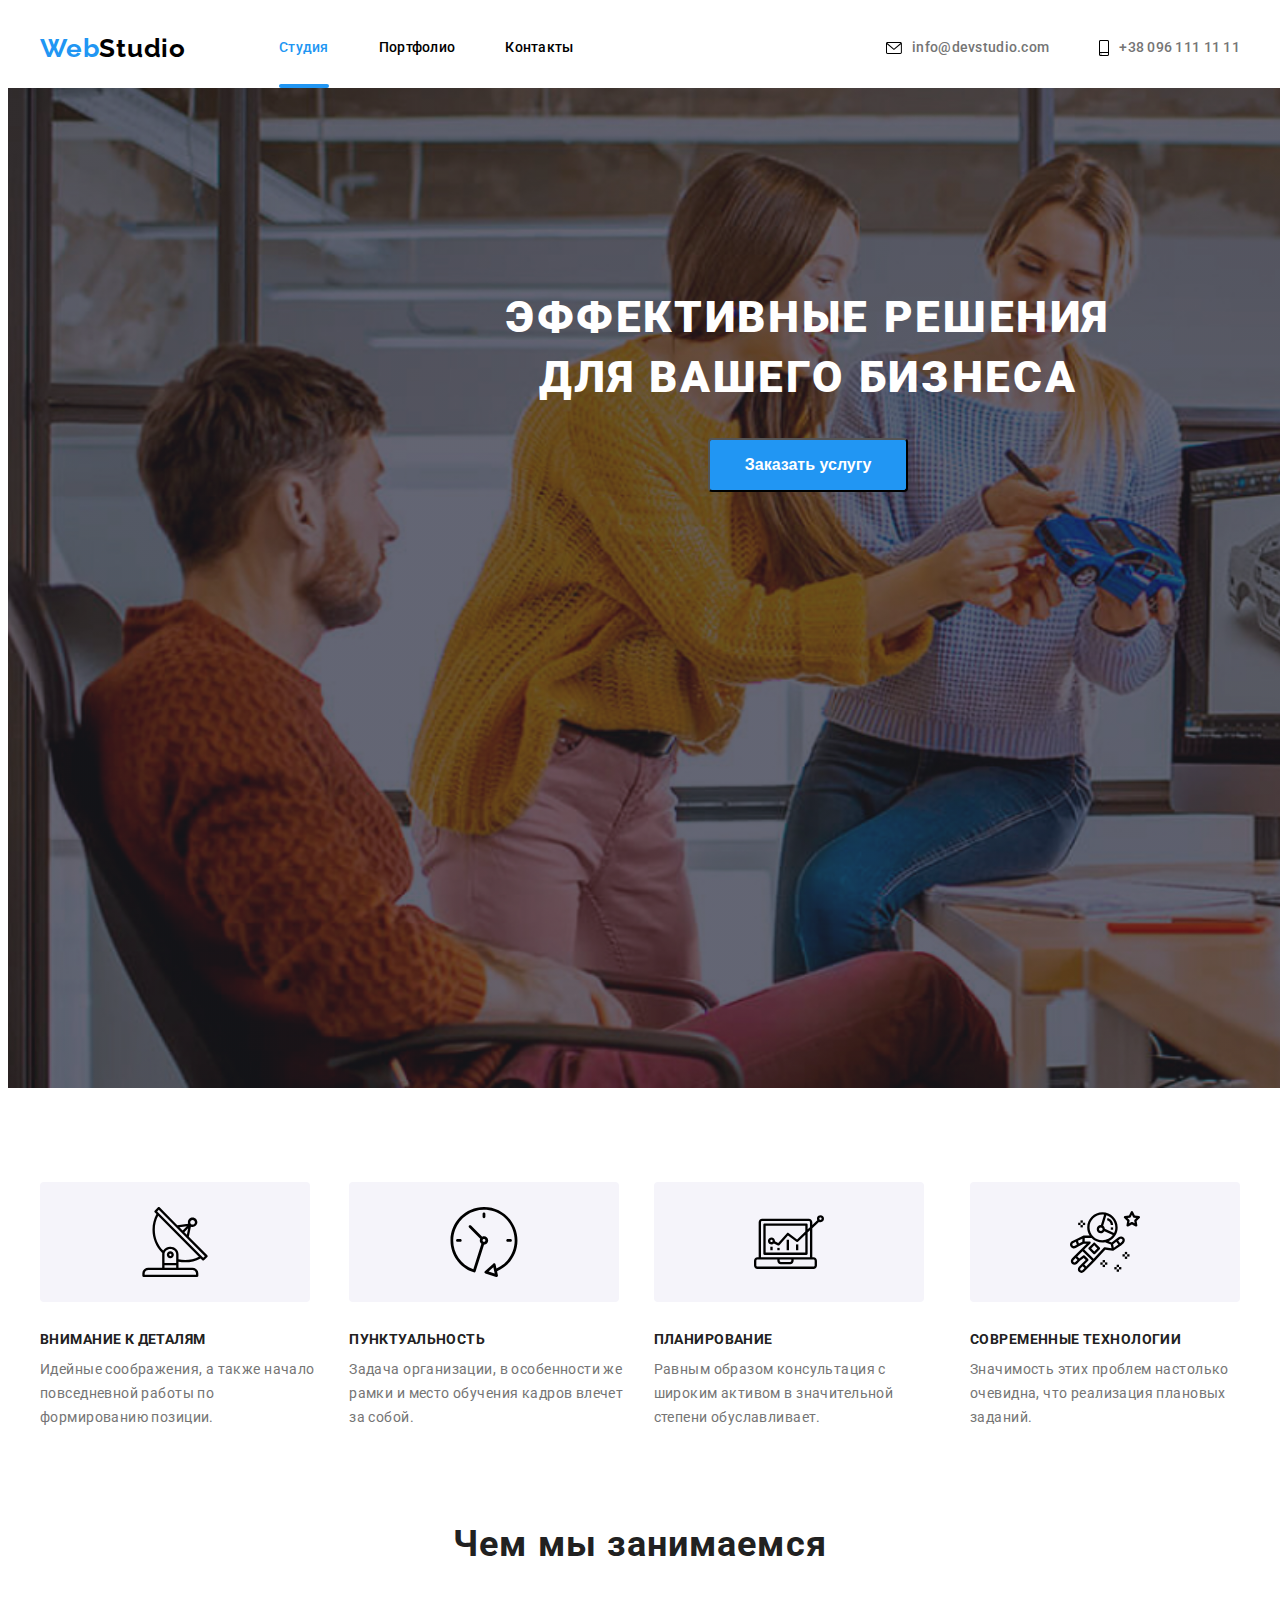
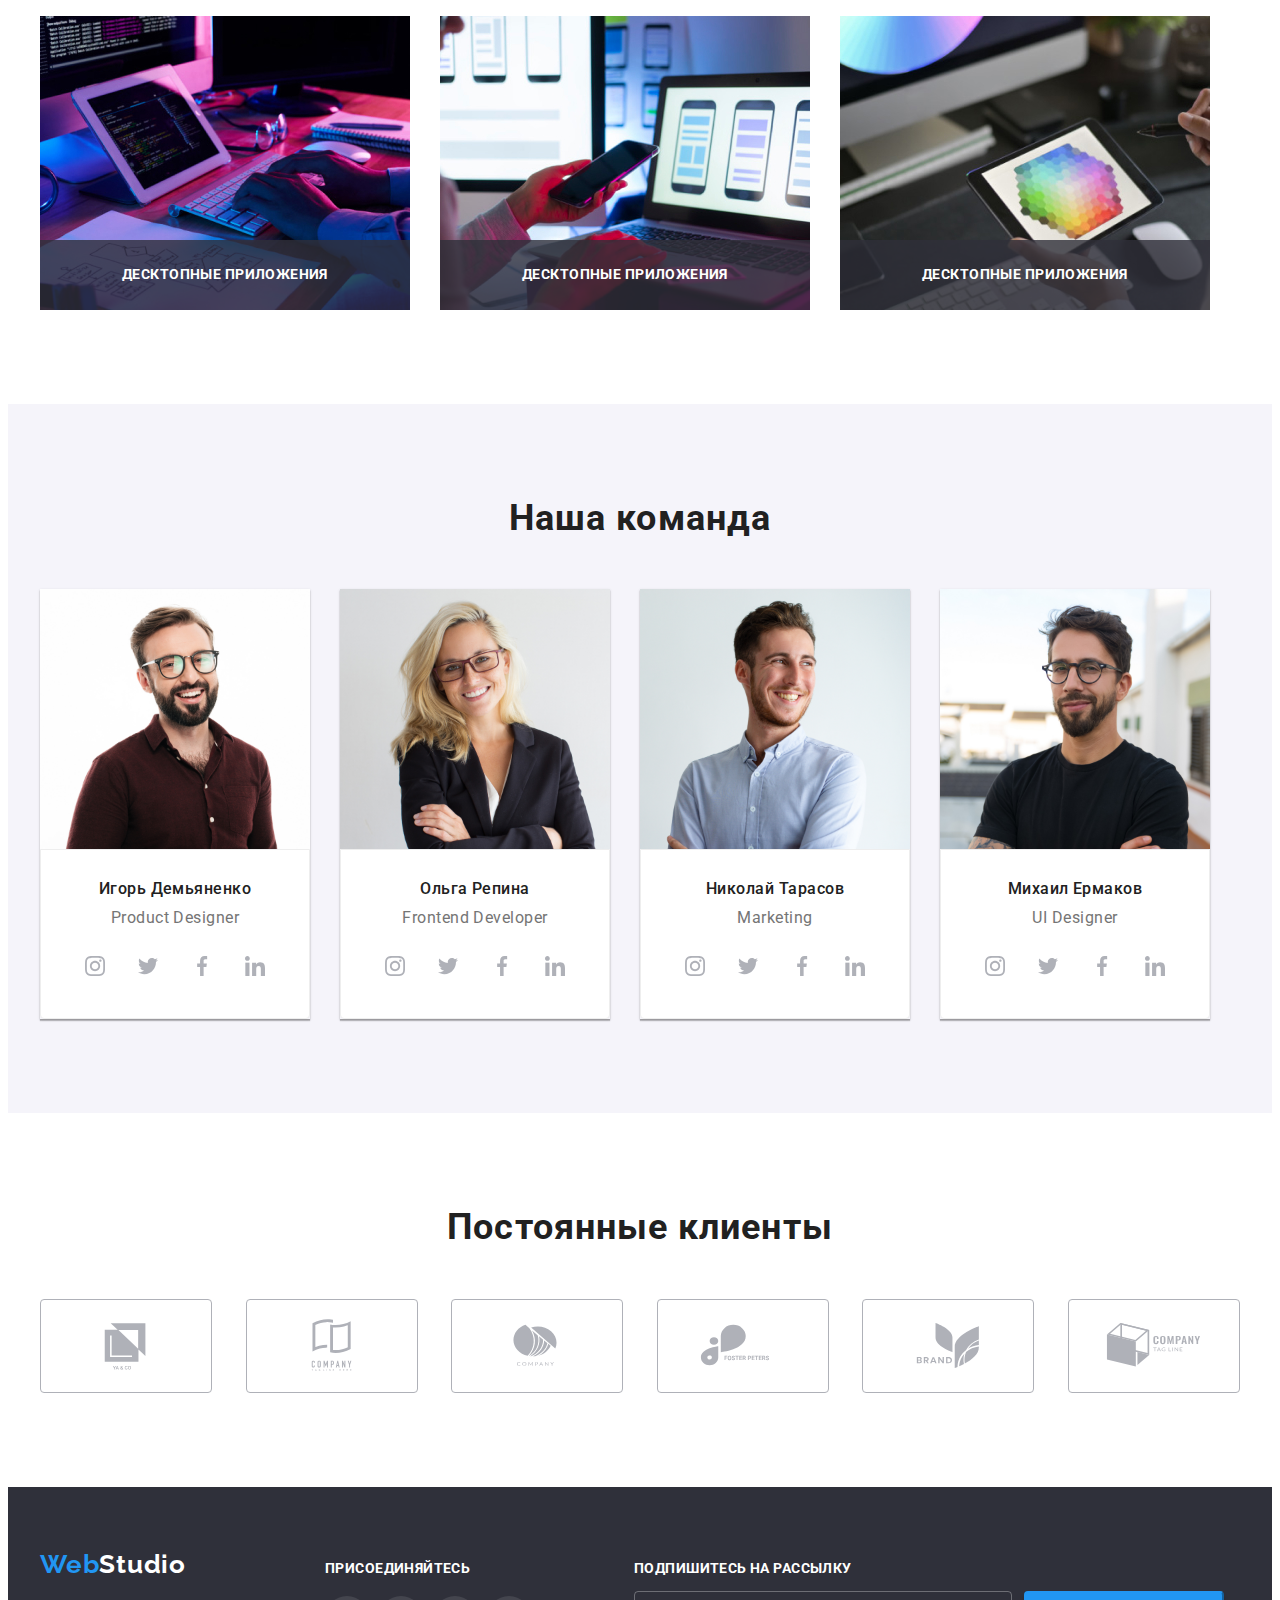
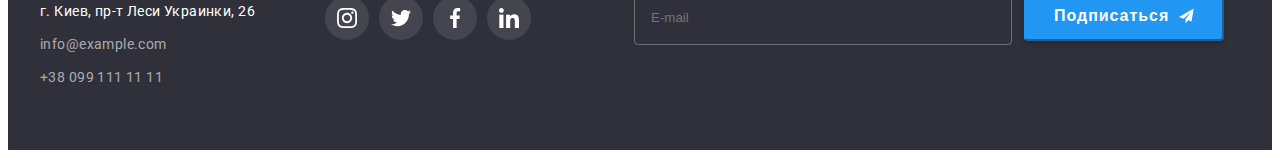
<file: index.html>
<!DOCTYPE html>
<html lang="ru">

<head>
    <meta charset="UTF-8" />
    <meta http-equiv="X-UA-Compatible" content="IE=edge" />
    <meta name="viewport" content="width=device-width, initial-scale=1.0" />
    <title>Document</title>
    <link rel="preconnect" href="https://fonts.gstatic.com">
    <link href="https://fonts.googleapis.com/css2?family=Raleway:wght@700&family=Roboto:wght@400;500;700;900&display=swap"
        rel="stylesheet">
    <link rel="stylesheet" href="https://cdnjs.cloudflare.com/ajax/libs/animate.css/4.1.1/animate.min.css" />
    <link rel="stylesheet" href="https://cdnjs.cloudflare.com/ajax/libs/modern-normalize/1.0.0/modern-normalize.min.css"
        integrity="sha512-ISS7cAi1PEhQ8jnbJpJZMd29NlhNj4AWYyLOSp2CE/CsHxTCu+r+t0D2yoJudVrd0/8fTVPUVDzY5Tvli75u/g=="
        crossorigin="anonymous" />
    <!-- <link rel="stylesheet" href="./css/styles.css"> -->
    <link rel="stylesheet" href="./css/main.min.css">
</head>

<body>
    <!-- HEADER -->
    <header class="header">
        <div class="container description__container header-container">
            <nav class="header__navigation">
                <a href="" class="footer-addres__logo link animate__backInDown"><span>Web</span>Studio</a>
            
                <ul class="menu list">
                    <li class="menu__item">
                        <a href="" class="link current menu-link">Студия</a>
                    </li>
                    <li class="menu__item">
                        <a href="./portfolio.html" class="link menu-link">Портфолио</a>
                    </li>
                    <li class="menu__item">
                        <a href="" class="link menu-link">Контакты</a>
                    </li>
                </ul>
            </nav>
            
            <ul class="list list-header header__list">
                <li class="list__item">
                    <a class="link list__link" href="mailtu:info@devstudio.com">
                        <svg class="list__link-cont" width="16" height="12">
                            <use href="./images/sprite.svg#icon-envelope"></use>
                        </svg>
                        info@devstudio.com
                    </a>
                </li>
                <li class="list__item">
                    <a class="link list__link " href="tel:+380961111111">
                        <svg class="list__link-cont" width="10" height="16">
                            <use href="./images/sprite.svg#icon-smartphone"></use>
                        </svg>
                        +38 096 111 11 11
                    </a>
                </li>
            </ul>
        </div>
        
    </header>


    <main>
        <!--HERO-->
        <section class="hero">
            <div class="container description__container">
                <h1 class="hero__caption">Эффективные решения для вашего бизнеса</h1>
                <button class="modal-btn" type="button" data-modal-open>Заказать услугу</button>
            </div>
        </section>

        <!--Особености подхода к работе-->
        <section class="description">
            <div class="container description__container">
                <h2 class="visually-hidden">Особености подхода к работе</h2>
                <ul class="depiction list">
                    <li class="depiction__item">
                        <div class="depiction__blok">
                            <svg class="depiction__img">
                                <use href="./images/sprite.svg#icon-antenna"></use>
                            </svg>
                        </div>
                        <h3 class="depiction__title">Внимание к деталям</h3>
                        <p class="depiction__text">Идейные соображения, а также начало повседневной работы по формированию позиции.</p>
                    </li>
                    <li class="depiction__item">
                        <div class="depiction__blok">
                            <svg class="depiction__img">
                                <use href="./images/sprite.svg#icon-clock"></use>
                            </svg>
                        </div>
                        <h3 class="depiction__title">Пунктуальность</h3>
                        <p class="depiction__text">
                            Задача организации, в особенности же рамки и место обучения кадров влечет за собой.
                        </p>
                    </li>
                    <li class="depiction__item">
                        <div class="depiction__blok">
                            <svg class="depiction__img">
                                <use href="./images/sprite.svg#icon-diagram"></use>
                            </svg>
                        </div>
                        <h3 class="depiction__title">Планирование</h3>
                        <p class="depiction__text">
                            Равным образом консультация с широким активом в значительной степени обуславливает.
                        </p>
                    </li>
                    <li class="depiction__item">
                        <div class="depiction__blok">
                            <svg class="depiction__img">
                                <use href="./images/sprite.svg#icon-astronaut"></use>
                            </svg>
                        </div>
                        <h3 class="depiction__title">Современные технологии</h3>
                        <p class="depiction__text">Значимость этих проблем настолько очевидна, что реализация плановых заданий.</p>
                    </li>
                </ul>
            </div>
        </section>

        <!-- Вид деятельности компании -->
        <section class="work">
            <div class="container description__container">
                <h2 class="work__title">Чем мы занимаемся</h2>
                <ul class="activity-list list">
                    <li class="activity-list__item">
                        <div class="activity-list__product">
                            <img class="activity-list__pic" src="./images/photo1.jpg" alt="Writing code" width="370" />
                            <p class="activity-list__title">Десктопные приложения</p>
                        </div>
                        
                    </li>
                    <li class="activity-list__item">
                        <div class="activity-list__product">
                            <img class="activity-list__pic" src="./images/photo2.jpg" alt="Application testing" width="370" />
                            <p class="activity-list__title">Десктопные приложения</p>
                        </div>
                    </li>
                    <li class="activity-list__item">
                        <div class="activity-list__product">
                            <img class="activity-list__pic" src="./images/photo3.jpg" alt="Finished product" width="370" />
                            <p class="activity-list__title">Десктопные приложения</p>
                        </div>
                    </li>
                </ul>
            </div>
        </section>



        <!--Состав компании-->
        <section class="structure section">
            <div class="container description__container">
                <h2 class="work__title">Наша команда</h2>
                <ul class="squady list">
                    <li class="team-member">
                        <img class="team-member__picture" src="./images/photo4.jpg" alt="Man" width="270" />
                        <div class="team-member__bloc">
                            <h3 class="team-member__subtitle">Игорь Демьяненко</h3>
                            <p class="team-member__profession">Product Designer</p>
                            <ul class="social-list list">
                                <li class="">
                                    <a href="" class="social-list__link link">
                                        <svg class="social-list__icon">
                                            <use href="./images/sprite.svg#icon-instagram"></use>
                                        </svg>
                                    </a>
                                </li>
                                <li class="">
                                    <a href="" class="social-list__link link">
                                        <svg class="social-list__icon">
                                            <use href="./images/sprite.svg#icon-twitter"></use>
                                        </svg>
                                    </a>
                                </li>
                                <li class="">
                                    <a href="" class="social-list__link link">
                                        <svg class="social-list__icon">
                                            <use href="./images/sprite.svg#icon-facebook"></use>
                                        </svg>
                                    </a>
                                </li>
                                <li class="">
                                    <a href="" class="social-list__link link">
                                        <svg class="social-list__icon">
                                            <use href="./images/sprite.svg#icon-linkedin"></use>
                                        </svg>
                                    </a>
                                </li>
                            </ul> 
                        </div>
                    </li>
                    <li class="team-member">
                        <img class="team-member__picture" src="./images/photo5.jpg" alt="Woman" width="270" />
                        <div class="team-member__bloc">
                            <h3 class="team-member__subtitle">Ольга Репина</h3>
                            <p class="team-member__profession">Frontend Developer</p>
                            <ul class="social-list list">
                                <li class="">
                                    <a href="" class="social-list__link link">
                                        <svg class="social-list__icon">
                                            <use href="./images/sprite.svg#icon-instagram"></use>
                                        </svg>
                                    </a>
                                </li>
                                <li class="">
                                    <a href="" class="social-list__link link">
                                        <svg class="social-list__icon">
                                            <use href="./images/sprite.svg#icon-twitter"></use>
                                        </svg>
                                    </a>
                                </li>
                                <li class="">
                                    <a href="" class="social-list__link link">
                                        <svg class="social-list__icon">
                                            <use href="./images/sprite.svg#icon-facebook"></use>
                                        </svg>
                                    </a>
                                </li>
                                <li class="">
                                    <a href="" class="social-list__link link">
                                        <svg class="social-list__icon">
                                            <use href="./images/sprite.svg#icon-linkedin"></use>
                                        </svg>
                                    </a>
                                </li>
                            </ul>
                        </div>
                    </li>
                    <li class="team-member">
                        <img class="team-member__picture" src="./images/photo6.jpg" alt="Man" width="270" />
                        <div class="team-member__bloc">
                            <h3 class="team-member__subtitle">Николай Тарасов</h3>
                            <p class="team-member__profession">Marketing</p>
                            <ul class="social-list list">
                                <li class="">
                                    <a href="" class="social-list__link link">
                                        <svg class="social-list__icon">
                                            <use href="./images/sprite.svg#icon-instagram"></use>
                                        </svg>
                                    </a>
                                </li>
                                <li class="">
                                    <a href="" class="social-list__link link">
                                        <svg class="social-list__icon">
                                            <use href="./images/sprite.svg#icon-twitter"></use>
                                        </svg>
                                    </a>
                                </li>
                                <li class="">
                                    <a href="" class="social-list__link link">
                                        <svg class="social-list__icon">
                                            <use href="./images/sprite.svg#icon-facebook"></use>
                                        </svg>
                                    </a>
                                </li>
                                <li class="">
                                    <a href="" class="social-list__link link">
                                        <svg class="social-list__icon">
                                            <use href="./images/sprite.svg#icon-linkedin"></use>
                                        </svg>
                                    </a>
                                </li>
                            </ul>
                        </div>
                    </li>
                    <li class="team-member">
                        <img class="team-member__picture" src="./images/photo7.jpg" alt="Man" width="270" />
                        <div class="team-member__bloc">
                            <h3 class="team-member__subtitle">Михаил Ермаков</h3>
                            <p class="team-member__profession">UI Designer</p>
                            <ul class="social-list list">
                                <li class="">
                                    <a href="" class="social-list__link link">
                                        <svg class="social-list__icon">
                                            <use href="./images/sprite.svg#icon-instagram"></use>
                                        </svg>
                                    </a>
                                </li>
                                <li class="">
                                    <a href="" class="social-list__link link">
                                        <svg class="social-list__icon">
                                            <use href="./images/sprite.svg#icon-twitter"></use>
                                        </svg>
                                    </a>
                                </li>
                                <li class="">
                                    <a href="" class="social-list__link link">
                                        <svg class="social-list__icon">
                                            <use href="./images/sprite.svg#icon-facebook"></use>
                                        </svg>
                                    </a>
                                </li>
                                <li class="">
                                    <a href="" class="social-list__link link">
                                        <svg class="social-list__icon">
                                            <use href="./images/sprite.svg#icon-linkedin"></use>
                                        </svg>
                                    </a>
                                </li>
                            </ul>
                        </div>
                    </li>
                </ul>
            </div> 
        </section>
        <section class="section">
            <div class="container description__container">
                <h2 class="work__title">Постоянные клиенты</h2>
                <ul class="regular-clients list">
                    <li>
                        <a class="regular-clients__link" href="">
                            <svg class="regular-clients__item" width="106">
                                <use href="./images/sprite.svg#icon-company-one"></use>
                            </svg>
                        </a>
                    </li>
                    <li>
                        <a class="regular-clients__link" href="">
                            <svg class="regular-clients__item" width="106">
                                <use href="./images/sprite.svg#icon-company-two"></use>
                            </svg>
                        </a>
                    </li>
                    <li>
                        <a class="regular-clients__link" href="">
                            <svg class="regular-clients__item" width="106">
                                <use href="./images/sprite.svg#icon-company-three"></use>
                            </svg>
                        </a>
                    </li>
                    <li>
                        <a class="regular-clients__link" href="">
                            <svg class="regular-clients__item" width="106">
                                <use href="./images/sprite.svg#icon-company-four"></use>
                            </svg>
                        </a>
                    </li>
                    <li>
                        <a class="regular-clients__link" href="">
                            <svg class="regular-clients__item" width="106">
                                <use href="./images/sprite.svg#icon-company-five"></use>
                            </svg>
                        </a>
                    </li>
                    <li>
                        <a class="regular-clients__link" href="">
                            <svg class="regular-clients__item" width="106">
                                <use href="./images/sprite.svg#icon-company-six"></use>
                            </svg>
                        </a>
                    </li>
                </ul>
            </div>
        </section>
    </main>

    <!-- Footer -->
    <footer class="footer">
        <div class="container description__container footer-container">
            <div class="footer-addres footer__relations">
                <a href="" class="footer-addres__logo link color"><span>Web</span>Studio</a>
                <address>
                    <p class="footer-addres__company">г. Киев, пр-т Леси Украинки, 26</p>
                    <ul class="contacts list">
                        <li class="contacts__element">
                            <a class="contacts__connect link" href="mailto:info@example.com">info@example.com</a>
                        </li>
                        <li>
                            <a class="contacts__connect link" href="tel:+380991111111">+38 099 111 11 11</a>
                        </li>
                    </ul>
                </address>
            </div>
            <div class="subscription">
                <p class="subscription__offer">Присоединяйтесь</p>
                <ul class="subscription-list list">
                    <li>
                        <a class="subscription-list__element" href="">
                            <svg class="footer-element__icon">
                                <use href="./images/sprite.svg#icon-instagram"></use>
                            </svg>
                        </a>
                    </li>
                    <li>
                        <a class="subscription-list__element" href="">
                            <svg class="footer-element__icon">
                                <use href="./images/sprite.svg#icon-twitter"></use>
                            </svg>
                        </a>
                    </li>
                    <li>
                        <a class="subscription-list__element" href="">
                            <svg class="footer-element__icon">
                                <use href="./images/sprite.svg#icon-facebook"></use>
                            </svg>
                        </a>
                    </li>
                    <li>
                        <a class="subscription-list__element" href="">
                            <svg class="footer-element__icon">
                                <use href="./images/sprite.svg#icon-linkedin"></use>
                            </svg>
                        </a>
                    </li>
                </ul>
            </div>
<!-- Футер-форма -->
            <div class="footer-modal footer__footer-modal">
                <form action="#">
                    <p class="footer-modal__subscription">Подпишитесь на рассылку</p>
                    <div class="footer-form">
                        <input type="email" name="user-email" class="footer-form__input" placeholder="E-mail">
                        <button type="submit" class="footer-btn">Подписаться
                            <svg class="footer-form__icon">
                                <use href="./images/sprite.svg#icon-send"></use>
                            </svg>
                        </button>
                    </div>
                </form>
            </div>
        </div>
    </footer>

<!-- Модальное окно -->
    <div class="backdrop is-hidden" data-modal>
        <div class="modal">
            <button type="button" class="modal-clos-btn" data-modal-close>
                <svg class="modal-clos-btn__icon">
                    <use href="./images/sprite.svg#icon-close"></use>
                </svg>
            </button>

            <form action="#" class="form">
                <p class="form__head">Оставьте свои данные, мы вам перезвоним</p>
                <label class="form__label">
                    Имя
                    <span class="form__input-wrapper">
                        <input type="text" name="username" required class="form__input" minlength="2">
                        <svg class="form__icon">
                            <use href="./images/sprite.svg#icon-person-black"></use>
                        </svg>
                    </span>
                </label>
                <label class="form__label">
                    Телефон
                    <span class="form__input-wrapper">
                        <input type="tel" name="phone-number" required class="form__input" pattern="[0-9]{3}-[0-9]{3}-[0-9]{2}-[0-9]{2}" title="096-961-18-71">
                        <svg class="form__icon">
                            <use href="./images/sprite.svg#icon-phone"></use>
                        </svg>
                    </span>
                </label>
                <label class="form__label">
                    Почта
                    <span class="form__input-wrapper">
                        <input type="email" name="email" class="form__input">
                        <svg class="form__icon">
                            <use href="./images/sprite.svg#icon-email-black"></use>
                        </svg>
                    </span>
                </label>

                <label class="form__label">
                    Комментарий
                    <textarea name="user-message" class="form__message" placeholder="Введите текст"></textarea>
                </label>
                
                <label for="checkbox-policy" class="form__checkbox-policy">
                    <input type="checkbox" name="user-policy" class="form__checkbox visually-hidden" required id="checkbox-policy">
                        <span class="form__icon-checkbox"></span>
                    Соглашаюсь с рассылкой и принимаю <a class="form__policy-link" href="">Условия договора</a>
                </label>
                <button type="submit" class="form-btn">Отправить</button>
            </form>
        </div>
    </div>

    <script src="./js/modal.js"></script>
</body>

</html>
</file>
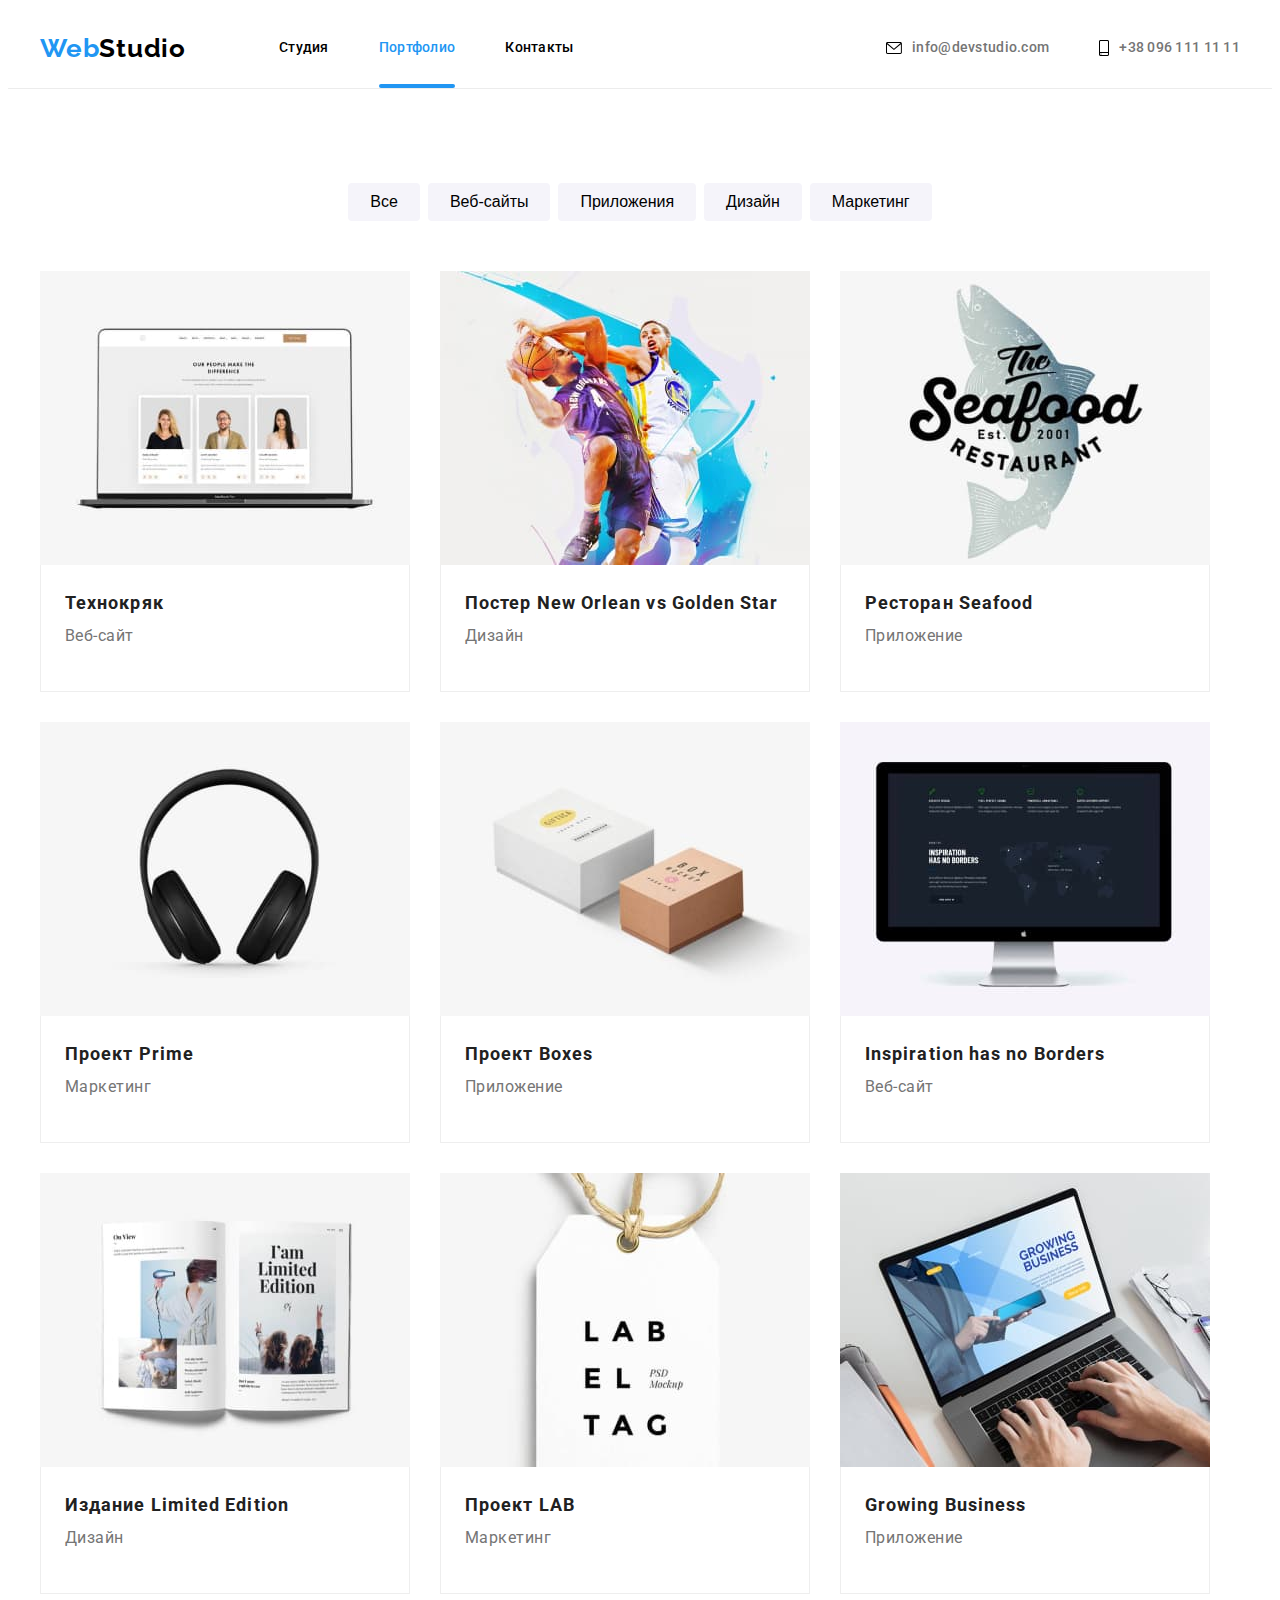
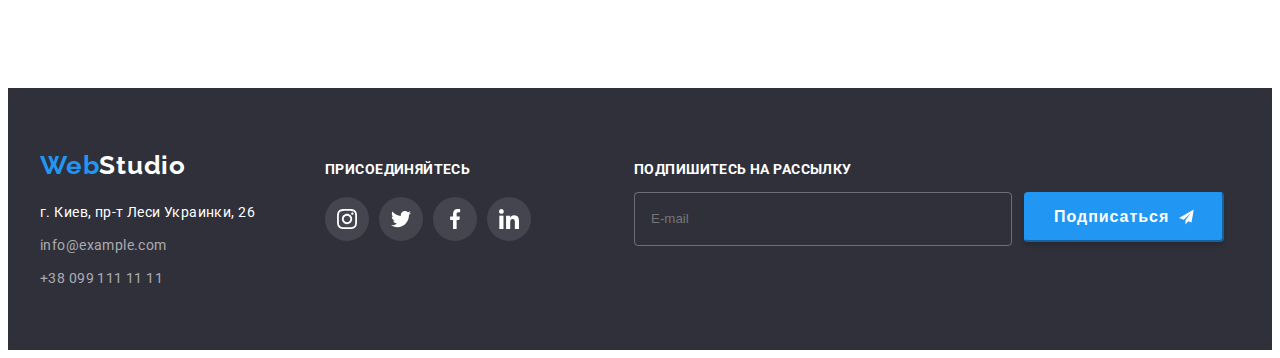
<file: portfolio.html>
<!DOCTYPE html>
 <html lang="en">
    <head>
        <meta charset="UTF-8">
        <meta http-equiv="X-UA-Compatible" content="IE=edge">
        <meta name="viewport" content="width=device-width, initial-scale=1.0">
        <title>Document</title>
        <link href="https://fonts.googleapis.com/css2?family=Raleway:wght@700&family=Roboto:wght@400;500;700;900&display=swap"
            rel="stylesheet">
        <link rel="stylesheet" href="https://cdnjs.cloudflare.com/ajax/libs/animate.css/4.1.1/animate.min.css" />
        <link rel="stylesheet" href="https://cdnjs.cloudflare.com/ajax/libs/modern-normalize/1.0.0/modern-normalize.min.css"
            integrity="sha512-ISS7cAi1PEhQ8jnbJpJZMd29NlhNj4AWYyLOSp2CE/CsHxTCu+r+t0D2yoJudVrd0/8fTVPUVDzY5Tvli75u/g=="
            crossorigin="anonymous" />
        <!-- <link rel="stylesheet" href="./css/styles.css"> -->
        <link rel="stylesheet" href="./css/main.min.css">
    </head>
<body>
        <!-- HEADER -->
    <header class="header border">
        <div class="container description__container header-container">
            <nav class="header__navigation">
                <a href="" class="footer-addres__logo link animate__backInDown" lang="en"><span>Web</span>Studio</a>
            
                <ul class="menu list">
                    <li class="menu__item">
                        <a href="./index.html" class="link menu-link">Студия</a>
                    </li>
                    <li class="menu__item">
                        <a href="" class="link current menu-link">Портфолио</a>
                    </li>
                    <li class="menu__item">
                        <a href="" class="link menu-link">Контакты</a>
                    </li>
                </ul>
            </nav>
            
            <ul class="list list-header header__list">
                <li class="list__item">
                    <a class="link list__link" href="mailtu:info@devstudio.com">
                        <svg class="list__link-cont" width="16" height="12">
                            <use href="./images/sprite.svg#icon-envelope"></use>
                        </svg>
                        info@devstudio.com
                    </a>
                </li>
                <li class="list__item">
                    <a class="link list__link " href="tel:+380961111111">
                        <svg class="list__link-cont" width="10" height="16">
                            <use href="./images/sprite.svg#icon-smartphone"></use>
                        </svg>
                        +38 096 111 11 11
                    </a>
                </li>
            </ul>
        </div>
    </header>
        
    <main>
        <section class="section">
            <div class="container description__container">
                        <!-- Скрытый заголовок -->        
                <h2 class="visually-hidden">Портфолио компании</h2>
                <ul class="filters section__filters">
                    <li class="filters__item list"><button class="button" type="button">Все</button></li>
                    <li class="filters__item list"><button class="button" type="button">Веб-сайты</button></li>
                    <li class="filters__item list"><button class="button" type="button">Приложения</button></li>
                    <li class="filters__item list"><button class="button" type="button">Дизайн</button></li>
                    <li class="filters__item list"><button class="button" type="button">Маркетинг</button></li>
                </ul>
                <ul class="portfolio list">
                    <li class="list  portfolio-list">
                        <a class="link portfolio-list__link" href="">
                            <div class="portfolio-list__wrapper">
                                <img src="./images/beb-tehnokr.jpg" alt="Three developers" width="370">
                                <p class="portfolio-list__overlay">Технокряк это современная площадка распространения коронавируса. Компании используют эту платформу для цифрового
                                шпионажа и атак на защищённые сервера конкурентов.</p>
                            </div>
                            <div class="portfolio-list__border">
                                <h3 class="portfolio-list__heading">Технокряк</h3>
                                <p class="portfolio-list__text">Веб-сайт</p>
                            </div>
                        </a>
                    </li>
                    <li class="list portfolio-list">
                        <a class="link portfolio-list__link" href="">
                            <div class="portfolio-list__wrapper">
                                <img class="portfolio-img" src="./images/design-poster.jpg" alt="Boysketball game" width="370">
                                <p class="portfolio-list__overlay">Технокряк это современная площадка распространения коронавируса. Компании используют эту
                                    платформу для цифрового
                                    шпионажа и атак на защищённые сервера конкурентов.</p>
                            </div>
                            <div class="portfolio-list__border">
                                <h3 class="portfolio-list__heading">Постер New Orlean vs Golden Star</h3>
                                <p class="portfolio-list__text">Дизайн</p>
                            </div>                        
                        </a> 
                    </li>
                    <li class="list portfolio-list">
                        <a class="link portfolio-list__link" href="">
                            <div class="portfolio-list__wrapper">
                                <img src="./images/app-restaurant.jpg" alt="Restaurant the seafood" width="370">
                                <p class="portfolio-list__overlay">Технокряк это современная площадка распространения коронавируса. Компании используют эту
                                    платформу для цифрового
                                    шпионажа и атак на защищённые сервера конкурентов.</p>
                            </div>
                            <div class="portfolio-list__border">
                                <h3 class="portfolio-list__heading">Ресторан Seafood</h3>
                                <p class="portfolio-list__text">Приложение</p>
                            </div>
                        </a>
                    </li>
                    <li class="list portfolio-list">
                        <a class="link portfolio-list__link" href="">
                            <div class="portfolio-list__wrapper">
                                <img src="./images/marketing-project.jpg" alt="Headphones" width="370">
                                <p class="portfolio-list__overlay">Технокряк это современная площадка распространения коронавируса. Компании используют эту
                                    платформу для цифрового
                                    шпионажа и атак на защищённые сервера конкурентов.</p>
                            </div>
                            <div class="portfolio-list__border">
                                <h3 class="portfolio-list__heading">Проект Prime</h3>
                                <p class="portfolio-list__text">Маркетинг</p>
                            </div>
                            
                        </a>
                    </li>
                    <li class="list portfolio-list">
                        <a class="link portfolio-list__link" href="">
                            <div class="portfolio-list__wrapper">
                                <img src="./images/attachment-box.jpg" alt="Two boxes" width="370">
                                <p class="portfolio-list__overlay">Технокряк это современная площадка распространения коронавируса. Компании используют эту
                                    платформу для цифрового
                                    шпионажа и атак на защищённые сервера конкурентов.</p>
                            </div>
                            <div class="portfolio-list__border">
                                <h3 class="portfolio-list__heading">Проект Boxes</h3>
                                <p class="portfolio-list__text">Приложение</p>
                            </div>
                        </a>
                    </li>
                    <li class="list portfolio-list">
                        <a class="link portfolio-list__link" href="">
                            <div class="portfolio-list__wrapper">
                                <img src="./images/web-inspiration.jpg" alt="Computer" width="370">
                                <p class="portfolio-list__overlay">Технокряк это современная площадка распространения коронавируса. Компании используют эту
                                    платформу для цифрового
                                    шпионажа и атак на защищённые сервера конкурентов.</p>
                            </div>
                            <div class="portfolio-list__border">
                                <h3 class="portfolio-list__heading">Inspiration has no Borders</h3>
                                <p class="portfolio-list__text">Веб-сайт</p>
                            </div>
                        </a>
                    </li>
                    <li class="list portfolio-list">
                        <a class="link portfolio-list__link" href="">
                            <div class="portfolio-list__wrapper">
                                <img src="./images/edition-design.jpg" alt="Paper edition" width="370">
                                <p class="portfolio-list__overlay">Технокряк это современная площадка распространения коронавируса. Компании используют эту
                                    платформу для цифрового
                                    шпионажа и атак на защищённые сервера конкурентов.</p>
                            </div>
                            <div class="portfolio-list__border">
                                <h3 class="portfolio-list__heading">Издание Limited Edition</h3>
                                <p class="portfolio-list__text">Дизайн</p>
                            </div>
                            
                        </a>
                    </li>
                    <li class="list portfolio-list">
                        <a class="link portfolio-list__link" href="">
                            <div class="portfolio-list__wrapper">
                                <img src="./images/marketing-lab.jpg" alt="Inscription emblem" width="370">
                                <p class="portfolio-list__overlay">Технокряк это современная площадка распространения коронавируса. Компании используют эту
                                    платформу для цифрового
                                    шпионажа и атак на защищённые сервера конкурентов.</p>
                            </div>
                            <div class="portfolio-list__border">
                                <h3 class="portfolio-list__heading">Проект LAB</h3>
                                <p class="portfolio-list__text">Маркетинг</p>
                            </div>
                        </a>
                    </li>
                    <li class="list portfolio-list">
                        <a class="link portfolio-list__link" href="">
                            <div class="portfolio-list__wrapper">
                                <img src="./images/business-application.jpg" alt="Growing business app" width="370">
                                <p class="portfolio-list__overlay">Технокряк это современная площадка распространения коронавируса. Компании используют эту
                                    платформу для цифрового
                                    шпионажа и атак на защищённые сервера конкурентов.</p>
                            </div>
                            <div class="portfolio-list__border">
                                <h3 class="portfolio-list__heading">Growing Business</h3>
                                <p class="portfolio-list__text">Приложение</p>
                            </div>
                        </a>
                    </li>
                </ul>
           </div>
        </section>
    </main>

                <!-- Footer -->
    <footer class="footer">
        <div class="container description__container footer-container">
            <div class="footer-addres footer__relations">
                <a class="footer-addres__logo link color" href="" lang="en"><span>Web</span>Studio</a>
                <address>
                    <p class="footer-addres__company">г. Киев, пр-т Леси Украинки, 26</p>
                    <ul class="contacts list">
                        <li class="contacts__element">
                            <a class="contacts__connect link" href="mailto:info@example.com">info@example.com</a>
                        </li>
                        <li>
                            <a class="contacts__connect link" href="tel:+380991111111">+38 099 111 11 11</a>
                        </li>
                    </ul>
                </address>
            </div> 
            <div class="subscription">
                <p class="subscription__offer">Присоединяйтесь</p>
                <ul class="subscription-list list">
                    <li>
                        <a class="subscription-list__element" href="">
                            <svg class="footer-element__icon">
                                <use href="./images/sprite.svg#icon-instagram"></use>
                            </svg>
                        </a>
                    </li>
                    <li>
                        <a class="subscription-list__element" href="">
                            <svg class="footer-element__icon">
                                <use href="./images/sprite.svg#icon-twitter"></use>
                            </svg>
                        </a>
                    </li>
                    <li>
                        <a class="subscription-list__element" href="">
                            <svg class="footer-element__icon">
                                <use href="./images/sprite.svg#icon-facebook"></use>
                            </svg>
                        </a>
                    </li>
                    <li>
                        <a class="subscription-list__element" href="">
                            <svg class="footer-element__icon">
                                <use href="./images/sprite.svg#icon-linkedin"></use>
                            </svg>
                        </a>
                    </li>
                </ul>
            </div>
            <div class="footer-modal footer__footer-modal">
                <form action="">
                    <p class="footer-modal__subscription">Подпишитесь на рассылку</p>
                    <div class="footer-form">
                        <input type="email" name="user-email" class="footer-form__input" placeholder="E-mail">
                        <button type="submit" class="footer-btn">Подписаться
                            <svg class="footer-form__icon">
                                <use href="./images/sprite.svg#icon-send"></use>
                            </svg>
                        </button>
                    </div>
                </form>
            </div>
        </div>
    </footer>
</body>
</html>
</file>
<file: css/styles.css>
/* ============HEADER============= */

/* ==============HERO=============== */

/* ===========Особености подхода к работе=============== */

/* =========Вид деятельности компании========== */

/* ===========Состав компании============ */

/* ===============Постоянные клиенты================== */

/* ===============Footer============= */

/* ============Модальное окно================ */

/* =========Футер-форма============= */

/* ============Страница portfolio================ */
/* ============Секция портфолио компании============= */
</file>
<file: css/main.min.css>
:root{--primary-text-color:#212121;--second-color:#757575;--accent-color:#2196F3;--fon-batton: #2196F3;--wite-color:#ffffff;--transition-timing-function: cubic-bezier(0.4, 0, 0.2, 1);--transition-duration: 250ms;--background-color-backdrop: rgba(0, 0, 0, 0.2)}.visually-hidden{position:absolute;width:1px;height:1px;margin:-1px;border:0;padding:0;white-space:nowrap;clip-path:inset(100%);clip:rect(0 0 0 0);overflow:hidden}body{font-family:'roboto', sans-serif;background-color:#ffffff}.list{list-style:none;padding:0;margin:0}.link{text-decoration:none;color:#000}img{display:block}.section{padding-top:94px;padding-bottom:94px}.container{width:1200px;padding-left:15px;padding-right:15px}.description__container{margin-left:auto;margin-right:auto}.work__title{font-size:36px;line-height:1.16;text-align:center;letter-spacing:0.03em;color:var(--primary-text-color);margin-top:0px;margin-bottom:50px}.social-list__icon{transition-property:fill;transition-duration:var(--transition-duration);transition-timing-function:var(--transition-timing-function);width:20px;height:20px;fill:#AFB1B8}.social-list__link:hover .social-list__icon,.social-list__link:focus .social-list__icon{fill:var(--wite-color)}.social-list{display:flex;justify-content:space-between}.social-list__link{transition-property:background-color;transition-duration:var(--transition-duration);transition-timing-function:var(--transition-timing-function);display:flex;justify-content:center;align-items:center;width:44px;height:44px;border-radius:50px}.social-list__link:hover,.social-list__link:focus{background-color:#2196F3}.backdrop{position:fixed;height:100%;width:100%;top:0;left:0;background-color:var(--background-color-backdrop);z-index:10;transition-property:opacity, visibility;transition-duration:var(--transition-duration);transition-timing-function:linear;background:rgba(0,0,0,0.2)}.is-hidden{opacity:0;pointer-events:none;visibility:hidden}.modal{position:absolute;top:50%;left:50%;transform:translate(-50%, -50%) scale(1);padding:40px;width:528px;height:581px;background-color:var(--wite-color);box-shadow:0px 1px 3px rgba(0,0,0,0.12),0px 1px 1px rgba(0,0,0,0.14),0px 2px 1px rgba(0,0,0,0.2);border-radius:4px;transition:transform var(--transition-duration) linear}.modal-clos-btn{position:absolute;top:8px;right:8px;width:30px;height:30px;border:1px solid rgba(0,0,0,0.1);cursor:pointer;background-color:var(--wite-color);border-radius:50%;padding:6px 6px;transition:fill var(--transition-duration) cubic-bezier(0.4, 0, 0.2, 1)}.modal-clos-btn:hover,.modal-clos-btn:focus{fill:var(--accent-color);transition:fill var(--transition-duration) cubic-bezier(0.4, 0, 0.2, 1)}.modal-clos-btn__icon{width:18px;height:18px}.form__policy-link{color:var(--accent-color)}.backdrop .is-hidden .modal{transform:translate(-50%, -50%) scale(0.8)}.form__head{font-style:normal;font-weight:bold;font-size:20px;line-height:1.15;text-align:center;margin-top:0px;margin-bottom:12px}.form{display:flex;flex-direction:column}.form__label{margin-bottom:10px;font-weight:400;font-size:12px;line-height:1.16;letter-spacing:0.01em;color:#757575}.form__input{width:100%;height:40px;border:1px solid rgba(33,33,33,0.2);border-radius:4px;padding-left:42px;cursor:pointer;transition:border-color var(--transition-duration) cubic-bezier(0.4, 0, 0.2, 1)}.form__input:focus{border-color:var(--accent-color);outline:none;transition:border-color var(--transition-duration) cubic-bezier(0.4, 0, 0.2, 1)}.form__icon{position:absolute;width:18px;height:18px;left:12px;top:50%;transform:translateY(-50%)}.form__input:focus+.form__icon{fill:var(--accent-color);transition:fill var(--transition-duration) cubic-bezier(0.4, 0, 0.2, 1)}.form__input-wrapper{margin-top:4px;display:block;position:relative}.form__message{height:120px;width:100%;border:1px solid rgba(33,33,33,0.2);resize:none;padding:12px 16px;margin-top:4px;transition:border-color var(--transition-duration) cubic-bezier(0.4, 0, 0.2, 1)}.form__message::placeholder{font-size:14px;line-height:1.14;letter-spacing:0.01em;color:rgba(117,117,117,0.5)}.form__message:focus{outline:none;border-color:var(--accent-color);transition:border-color var(--transition-duration) cubic-bezier(0.4, 0, 0.2, 1)}.visually-hidden{position:absolute !important;clip:rect(1px 1px 1px 1px);clip:rect(1px, 1px, 1px, 1px);padding:0 !important;border:0 !important;height:1px !important;width:1px !important;overflow:hidden}.form__icon-checkbox{vertical-align:middle;display:inline-block;width:16px;height:16px;background:#FFFFFF;color:#FFFFFF;border:2px solid #212121;border-radius:4px;transition:background var(--transition-duration) cubic-bezier(0.4, 0, 0.2, 1);cursor:pointer}.form__checkbox:checked+.form__icon-checkbox{background-image:url(../images/icon-check.svg);background-size:contain;background-origin:border-box;border-radius:2px;border:2px solid #2196F3;transition:background-image var(--transition-duration) cubic-bezier(0.4, 0, 0.2, 1);background-color:var(--accent-color)}.form__checkbox:focus+.form__icon-checkbox{border-color:var(--accent-color)}.form__checkbox-policy{font-weight:normal;font-size:14px;line-height:1.71;color:#757575;margin-bottom:30px}.form-btn{width:200px;height:50px;background:#2196F3;border-color:var(--accent-color);border-radius:4px;color:#FFFFFF;font-weight:700;font-size:16px;line-height:1.88;letter-spacing:0.06em;margin-left:auto;margin-right:auto;box-shadow:0px 1px 3px rgba(0,0,0,0.12),0px 1px 1px rgba(0,0,0,0.14),0px 2px 1px rgba(0,0,0,0.2);cursor:pointer}.form-btn:focus{font-size:16px;font-weight:700;letter-spacing:.06em;width:200px;height:50px;background:#2196F3;border-color:var(--accent-color);border-radius:4px;color:#FFFFFF;line-height:1.88;margin-left:auto;margin-right:auto;box-shadow:0px 1px 3px rgba(0,0,0,0.12),0px 1px 1px rgba(0,0,0,0.14),0px 2px 1px rgba(0,0,0,0.2);cursor:pointer}.footer__footer-modal{margin-left:93px}.footer-modal__subscription{font-size:14px;font-weight:bold;letter-spacing:.03em;line-height:1.14;text-transform:uppercase;color:#FFFFFF}.footer-form__input{width:358px;height:50px;border:1px solid rgba(255,255,255,0.3);border-radius:4px;background-color:inherit;padding-left:16px}.footer-btn{display:flex;align-items:center;width:200px;height:50px;background:#2196F3;box-shadow:0px 4px 4px rgba(0,0,0,0.15);border-radius:4px;border-color:var(--accent-color);margin-left:12px;font-weight:bold;padding-left:28px;padding-right:28px;font-size:16px;line-height:1.87;letter-spacing:0.06em;color:#FFFFFF;padding-top:13px;padding-bottom:13px;cursor:pointer}.footer-form__icon{height:24px;width:24px;margin-left:10px}.footer-form{display:flex;margin-left:auto}.header.border{border-bottom:1px solid #ECECEC}.header__navigation{display:flex;align-items:center}.header__list{margin-left:auto}.header-container{display:flex;align-items:center}.menu{display:flex;align-items:center}.menu .menu-link{padding-top:32px;padding-bottom:32px}.menu__item:not(:last-child){margin-right:50px}.list-header{display:flex;align-items:center}.menu-link{transition-property:color;transition-duration:var(--transition-duration);transition-timing-function:var(--transition-timing-function);display:block;font-weight:500;font-size:14px;line-height:1.14;letter-spacing:0.02em;color:var --primary-text-color}.menu-link:hover,.menu-link:focus{color:var(--accent-color)}a.current{color:var(--accent-color);position:relative}.current::after{position:absolute;content:"";width:100%;left:0;bottom:0;background:#2196F3;border-radius:2px;height:4px}.list__link{display:flex;align-items:center;font-family:'Roboto', sans-serif;font-weight:500;font-size:14px;line-height:1.14;letter-spacing:0.02em;color:var(--second-color);transition-property:color;transition-duration:var(--transition-duration);transition-timing-function:var(--transition-timing-function);padding-top:32px;padding-bottom:32px}.list__link:hover,.list__link:focus{color:var(--accent-color)}.list__link-cont{transition-property:fill;transition-duration:var(--transition-duration);transition-timing-function:var(--transition-timing-function);margin-right:10px}.list__link:hover .list__link-cont,.list__link:focus .list__link-cont{transition-property:fill;transition-duration:var(--transition-duration);transition-timing-function:var(--transition-timing-function);fill:var(--fon-batton)}.list__item{display:flex;align-items:center}.list__item:not(:last-child){margin-right:50px}.footer-addres__logo{animation-duration:1000ms;font-family:"Raleway", sans-serif;font-weight:700;font-size:26px;line-height:1.19;letter-spacing:0.03em;margin-right:93px}.footer-addres__logo>span{color:var(--accent-color)}.hero{text-align:center;padding-top:200px;padding-bottom:200px;background-color:#2F303A;background-image:linear-gradient(rgba(47,48,58,0.4), rgba(47,48,58,0.4)),url("../images/bg.jpg");width:1600px;height:600px;margin-left:auto;margin-right:auto;background-size:cover}.hero__caption{max-width:696px;font-weight:900;font-size:44px;line-height:1.36;margin-top:0px;margin-bottom:30px;margin-right:auto;margin-left:auto;color:var(--wite-color);text-transform:uppercase;letter-spacing:0.06em}.modal-btn{font-weight:bold;font-size:16px;line-height:1.87;background-color:var(--fon-batton);color:var(--wite-color);cursor:pointer;min-width:200px;border-radius:4px;padding:10px 32px;align-items:center}.depiction__blok{display:flex;justify-content:center;align-items:center;width:270px;height:120px;margin-bottom:30px;background:#F5F4FA;border-radius:4px}.depiction__img{width:70px;height:70px}.description{padding-top:94px;padding-bottom:94px}.depiction{display:flex}.depiction__item:not(:last-child){margin-right:30px}.depiction__title{margin-top:0px;margin-bottom:10px;font-weight:700;font-style:normal;font-size:14px;line-height:1.14;letter-spacing:0.03em;text-transform:uppercase;color:var(--primary-text-color)}.depiction__text{font-size:14px;line-height:1.71;letter-spacing:0.03em;color:var(--second-color);margin-top:0px;margin-bottom:0px}.work{padding-bottom:94px}.activity-list{display:flex;align-items:center;margin-top:-30px;margin-left:-30px;flex-wrap:wrap}.activity-list__item{margin-top:30px;margin-left:30px}.activity-list__product{position:relative}.activity-list__title{position:absolute;bottom:0;left:0;background:rgba(47,48,58,0.8);display:flex;justify-content:center;align-items:center;font-weight:700;font-size:14px;line-height:1.14;text-align:center;letter-spacing:0.03em;text-transform:uppercase;color:var(--wite-color);margin-top:0px;margin-bottom:0px;width:100%;height:70px}.structure{background:#F5F4FA}.squady{display:flex;flex-wrap:wrap;margin-top:-30px;margin-left:-30px}.team-member{margin-top:30px;margin-left:30px;box-shadow:0px 1px 3px rgba(0,0,0,0.12),0px 1px 1px rgba(0,0,0,0.14),0px 2px 1px rgba(0,0,0,0.2)}.team-member__subtitle{font-family:'Roboto', sans-serif;font-weight:500;font-size:16px;line-height:1.18;letter-spacing:0.03em;text-align:center;color:var(--primary-text-color);margin-bottom:10px;margin-top:0}.team-member__profession{font-family:'Roboto', sans-serif;font-size:16px;line-height:1.18;letter-spacing:0.03em;text-align:center;color:var(--second-color);margin-top:0px;margin-bottom:16px}.team-member__bloc{padding-top:30px;padding-bottom:30px;background-color:var(--wite-color);border-radius:0px 0px 4px 4px;border:1px solid #EEEEEE;padding-left:32px;padding-right:32px}.regular-clients{display:flex;justify-content:space-between;align-items:center;flex-wrap:wrap}.regular-clients__link{display:flex;justify-content:center;width:170px;height:92px;border:1px solid #AFB1B8;border-radius:4px;transition-property:border;transition-duration:var(--transition-duration);transition-timing-function:var(--transition-timing-function)}.regular-clients__link:hover,.regular-clients__link:after{border:1px solid #2196F3}.regular-clients__item{transition-property:fill;transition-duration:var(--transition-duration);transition-timing-function:var(--transition-timing-function);fill:#AFB1B8}.regular-clients__link:hover .regular-clients__item,.regular-clients__link:focus .regular-clients__item{fill:var(--fon-batton)}.footer{background:#2F303A;padding-top:60px;padding-bottom:60px}.footer__relations{margin-right:70px}.color{margin-bottom:20px;margin-right:0px}address{font-style:normal;font-weight:normal}.footer-addres__company{font-size:14px;line-height:1.71;letter-spacing:0.03em;color:var(--wite-color);margin-top:20px;margin-bottom:9px}.link.color{color:var(--wite-color)}.contacts__connect{transition-property:color;transition-duration:var(--transition-duration);transition-timing-function:var(--transition-timing-function);font-size:14px;line-height:1.71;letter-spacing:0.03em;color:rgba(255,255,255,0.6)}.contacts__connect:hover,.contacts__connect:focus{color:var(--accent-color)}.contacts__element{margin-bottom:9px}.subscription__offer{font-weight:700;font-size:14px;line-height:16px;letter-spacing:0.03em;text-transform:uppercase;color:var(--wite-color);margin-top:0px;margin-bottom:20px}.footer-container{display:flex;align-items:baseline}.subscription-list{display:flex}.subscription-list__element{transition-property:background-color;transition-duration:var(--transition-duration);transition-timing-function:var(--transition-timing-function);display:flex;justify-content:center;align-items:center;width:44px;height:44px;margin-right:10px;background-color:rgba(255,255,255,0.1);border-radius:50%}.subscription-list__element:hover,.subscription-list__element:focus{background-color:var(--fon-batton)}.footer-element__icon{width:20px;height:20px;fill:var(--wite-color)}.filters{display:flex;justify-content:center;padding-left:0px}.filters__item{color:var(--primary-text-color);font-style:normal;font-weight:500;font-size:16px;line-height:1.62;letter-spacing:0.03em}.filters__item:not(:last-child){margin-right:8px}.section__filters{margin-top:0px;margin-bottom:50px}.button{transition-property:background-color, color, box-shadow;transition-duration:var(--transition-duration);transition-timing-function:var(--transition-timing-function);padding:6px 22px;text-align:center;background:#F5F4FA;font-size:16px;line-height:26px;border-radius:4px;border:none}.button:hover,.button:focus{color:#ffffff;background-color:var(--fon-batton);box-shadow:0px 3px 1px rgba(0,0,0,0.1),0px 1px 2px rgba(0,0,0,0.08),0px 2px 2px rgba(0,0,0,0.12)}.portfolio{display:flex;flex-wrap:wrap;margin-top:-30px;margin-left:-30px}.portfolio-list{margin-top:30px;margin-left:30px}.portfolio-list__heading{font-weight:700;font-size:18px;line-height:2;letter-spacing:0.06em;color:var(--primary-text-color);margin-top:0px;margin-bottom:0px}.portfolio-list__text{font-weight:400;font-size:16px;line-height:1.87;letter-spacing:0.03em;color:var(--second-color);margin-top:0px;margin-bottom:20px}.portfolio-list__border{background:var(--wite-color);padding:20px 24px;border-left:1px solid #EEEEEE;border-bottom:1px solid #EEEEEE;border-right:1px solid #EEEEEE}.portfolio-list__wrapper{position:relative;overflow:hidden}.portfolio-list__link{display:block;transition-property:box-shadow;transition-duration:var(--transition-duration);transition-timing-function:var(--transition-timing-function)}.link .portfolio-list__link:hover,.link .portfolio-list__link:focus{box-shadow:0px 1px 1px rgba(0,0,0,0.12),0px 4px 4px rgba(0,0,0,0.06),1px 4px 6px rgba(0,0,0,0.16)}.portfolio-list__overlay{position:absolute;top:0;left:0;height:100%;overflow:auto;transform:translateY(100%);transition-property:transform;transition-duration:var(--transition-duration);transition-timing-function:linear;background-color:rgba(33,150,243,0.9);font-size:18px;line-height:28px;letter-spacing:0.03em;color:#FFFFFF;padding:63px 24px 63px 24px;margin:0}.portfolio-list__link:hover .portfolio-list__overlay,.portfolio-list__link:focus .portfolio-list__overlay{transform:translateY(0%)}
/*# sourceMappingURL=main.min.css.map */
</file>
